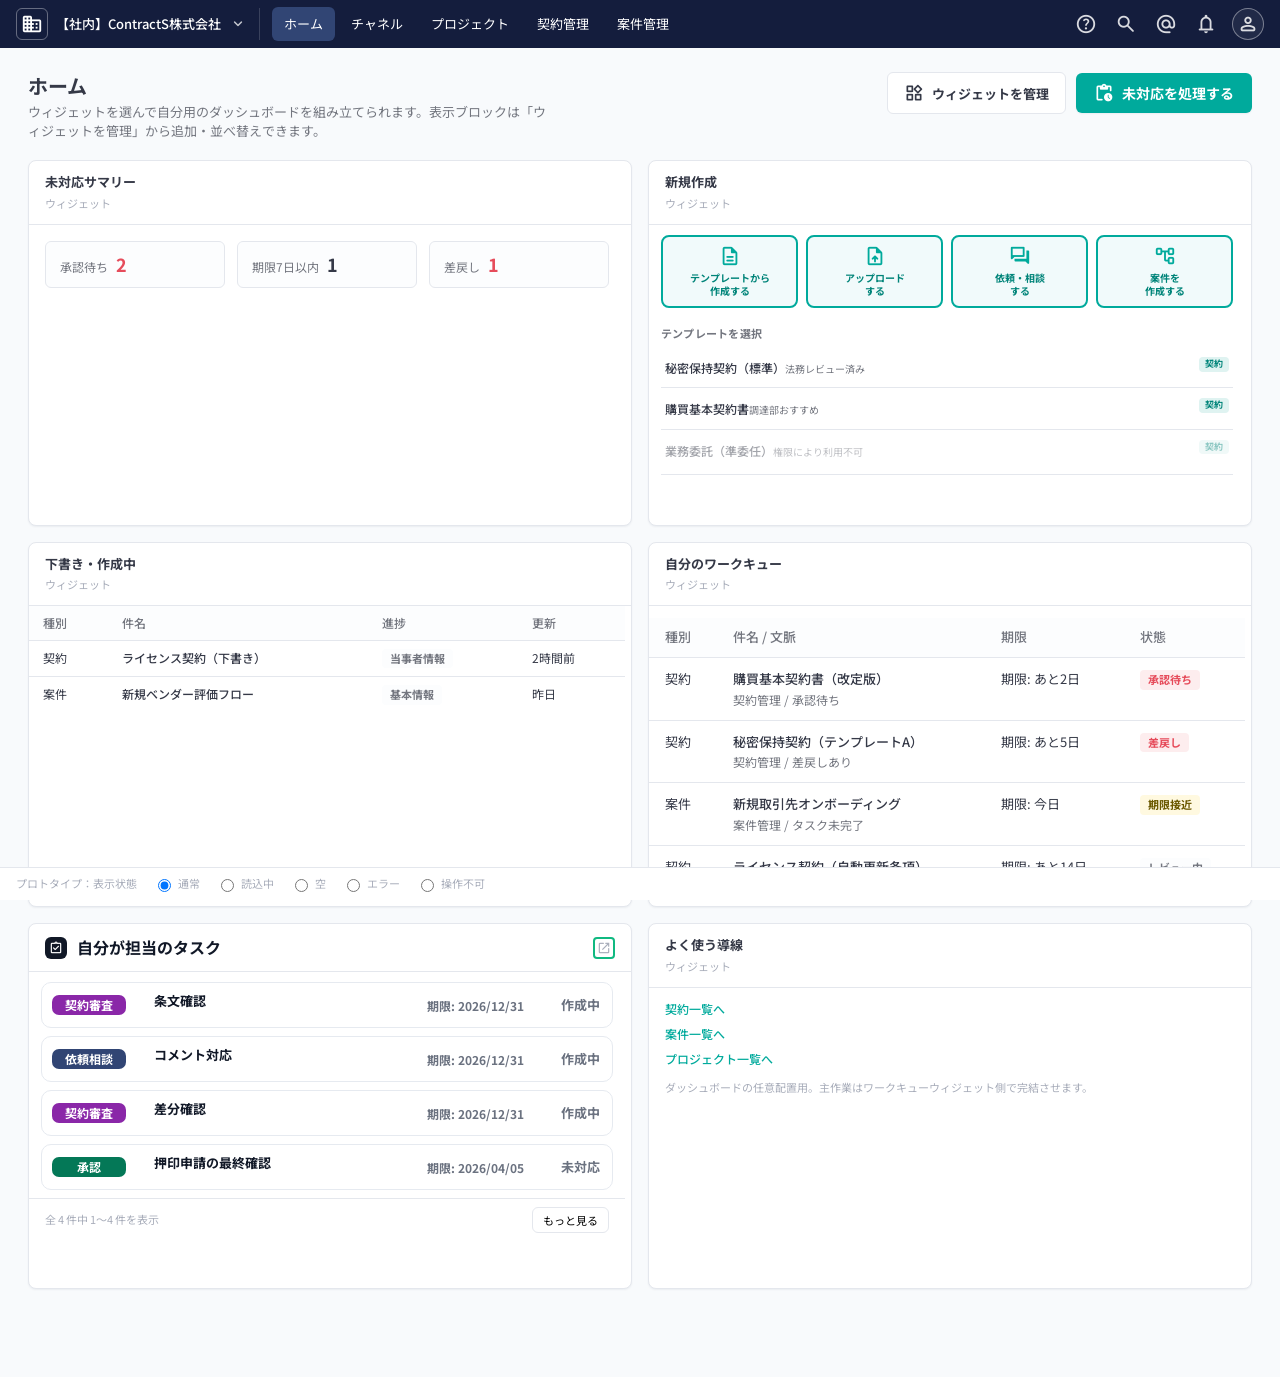
<file: samples/clm-home-pending/clm-home-pending-primary.html>
<!DOCTYPE html>
<html lang="ja">
  <head>
    <meta charset="UTF-8" />
    <meta name="viewport" content="width=device-width, initial-scale=1.0" />
    <title>ContractS CLM — ホーム（ウィジェットダッシュボード）</title>
    <link rel="preconnect" href="https://fonts.googleapis.com" />
    <link rel="preconnect" href="https://fonts.gstatic.com" crossorigin />
    <link
      href="https://fonts.googleapis.com/css2?family=Noto+Sans+JP:wght@400;500;700&display=swap"
      rel="stylesheet"
    />
    <link
      href="https://fonts.googleapis.com/css2?family=Material+Symbols+Rounded:opsz,wght,FILL,GRAD@24,400,0,0"
      rel="stylesheet"
    />
    <style>
      :root {
        --nav-bg: #141d3d;
        --nav-active: #314574;
        --nav-divider: rgba(255, 255, 255, 0.16);
        --text-inverse: #ffffff;
        --icon-muted: rgba(255, 255, 255, 0.84);
        --brand-primary: #00aa9c;
        --brand-dark: #008479;
        --page-bg: #f8fafc;
        --text-strong: #353947;
        --text-section: #73767f;
        --text-muted: #a8adba;
        --border-input: #e4e7ed;
        --table-header: #fcfdfe;
        --danger: #e64c5b;
        --danger-subtle: #fdedee;
        --warning-bg: #fff9e0;
        --radius: 6px;
        --shadow-card: 0 1px 2px rgba(20, 29, 61, 0.06);
        --modal-backdrop: rgba(20, 29, 61, 0.45);
        --widget-content-height: 300px;
      }

      * {
        box-sizing: border-box;
      }

      body {
        margin: 0;
        font-family: "Noto Sans JP", sans-serif;
        font-size: 14px;
        line-height: 1.43;
        color: var(--text-strong);
        background: var(--page-bg);
        min-height: 100vh;
        display: flex;
        flex-direction: column;
      }

      .material-symbols-rounded {
        font-size: 22px;
        font-variation-settings: "FILL" 0, "wght" 400, "GRAD" 0, "opsz" 24;
        vertical-align: middle;
        line-height: 1;
      }

      .navbar {
        display: flex;
        align-items: center;
        height: 48px;
        padding: 0 16px;
        background: var(--nav-bg);
        color: var(--text-inverse);
        flex-shrink: 0;
      }

      .navbar__product {
        display: flex;
        align-items: center;
        gap: 8px;
        padding-right: 12px;
        border-right: 1px solid var(--nav-divider);
        margin-right: 12px;
      }

      .navbar__logo {
        width: 32px;
        height: 32px;
        border: 1px solid rgba(255, 255, 255, 0.35);
        border-radius: var(--radius);
        display: flex;
        align-items: center;
        justify-content: center;
        background: transparent;
        color: var(--text-inverse);
        cursor: pointer;
        padding: 0;
      }

      .navbar__company {
        font-size: 13px;
        font-weight: 500;
        white-space: nowrap;
      }

      .navbar__caret {
        opacity: 0.75;
        font-size: 18px !important;
      }

      .navbar__nav {
        display: flex;
        align-items: center;
        gap: 4px;
        flex: 1;
        min-width: 0;
      }

      .navbar__link {
        color: var(--text-inverse);
        text-decoration: none;
        padding: 8px 12px;
        border-radius: var(--radius);
        font-size: 13px;
        white-space: nowrap;
      }

      .navbar__link:hover {
        background: rgba(255, 255, 255, 0.08);
      }

      .navbar__link--active {
        background: var(--nav-active);
      }

      .navbar__utils {
        display: flex;
        align-items: center;
        gap: 4px;
        margin-left: auto;
      }

      .navbar__icon-btn {
        width: 36px;
        height: 36px;
        border: none;
        background: transparent;
        color: var(--icon-muted);
        border-radius: var(--radius);
        cursor: pointer;
        display: flex;
        align-items: center;
        justify-content: center;
        padding: 0;
      }

      .navbar__icon-btn:hover {
        color: var(--text-inverse);
        background: rgba(255, 255, 255, 0.08);
      }

      .navbar__avatar {
        width: 32px;
        height: 32px;
        border-radius: 50%;
        border: 1px solid rgba(255, 255, 255, 0.4);
        display: flex;
        align-items: center;
        justify-content: center;
        margin-left: 4px;
        color: var(--icon-muted);
        background: rgba(255, 255, 255, 0.06);
      }

      .page {
        flex: 1;
        padding: 24px 28px 88px;
        max-width: 1400px;
        width: 100%;
        margin: 0 auto;
      }

      .page-header {
        display: flex;
        flex-wrap: wrap;
        align-items: flex-start;
        justify-content: space-between;
        gap: 16px;
        margin-bottom: 20px;
      }

      .page-header__titles h1 {
        margin: 0 0 4px;
        font-size: 20px;
        font-weight: 700;
        line-height: 1.35;
      }

      .page-header__titles p {
        margin: 0;
        font-size: 13px;
        color: var(--text-section);
        max-width: 520px;
      }

      .page-header__actions {
        display: flex;
        flex-wrap: wrap;
        gap: 10px;
        align-items: center;
      }

      .btn-primary {
        display: inline-flex;
        align-items: center;
        justify-content: center;
        gap: 8px;
        padding: 10px 18px;
        font-size: 14px;
        font-weight: 700;
        font-family: inherit;
        color: #fff;
        background: var(--brand-primary);
        border: none;
        border-radius: var(--radius);
        cursor: pointer;
        box-shadow: var(--shadow-card);
      }

      .btn-primary:hover:not(:disabled) {
        background: var(--brand-dark);
      }

      .btn-primary:focus-visible {
        outline: 2px solid var(--brand-primary);
        outline-offset: 2px;
      }

      .btn-primary:disabled {
        opacity: 0.45;
        cursor: not-allowed;
        box-shadow: none;
      }

      .btn-secondary {
        display: inline-flex;
        align-items: center;
        gap: 8px;
        padding: 10px 16px;
        font-size: 13px;
        font-weight: 700;
        font-family: inherit;
        color: var(--text-strong);
        background: #fff;
        border: 1px solid var(--border-input);
        border-radius: var(--radius);
        cursor: pointer;
      }

      .btn-secondary:hover:not(:disabled) {
        border-color: var(--brand-primary);
        color: var(--brand-dark);
      }

      .btn-secondary:disabled {
        opacity: 0.45;
        cursor: not-allowed;
      }

      .dashboard {
        display: flex;
        flex-direction: column;
        gap: 16px;
      }

      .dashboard__empty {
        padding: 48px 24px;
        text-align: center;
        background: #fff;
        border: 1px dashed var(--border-input);
        border-radius: 8px;
        color: var(--text-section);
        font-size: 14px;
      }

      .dashboard__empty button {
        margin-top: 12px;
      }

      .widget {
        background: #fff;
        border: 1px solid var(--border-input);
        border-radius: 8px;
        box-shadow: var(--shadow-card);
        overflow: hidden;
        min-width: 0;
        display: flex;
        flex-direction: column;
        min-height: 0;
      }

      .widget--span-full {
        grid-column: 1 / -1;
      }

      .widget__head {
        padding: 12px 16px;
        border-bottom: 1px solid var(--border-input);
        display: flex;
        align-items: center;
        justify-content: space-between;
        gap: 8px;
        flex-shrink: 0;
        min-height: 48px;
        box-sizing: border-box;
      }

      .widget__head h2 {
        margin: 0;
        font-size: 13px;
        font-weight: 700;
        color: var(--text-strong);
      }

      .widget__head span {
        font-size: 11px;
        color: var(--text-muted);
        font-weight: 400;
      }

      .widget__body {
        padding: 0;
      }

      .widget__body-outer {
        flex: 1 1 auto;
        min-height: var(--widget-content-height);
        height: var(--widget-content-height);
        max-height: var(--widget-content-height);
        overflow-x: auto;
        overflow-y: auto;
        scrollbar-gutter: stable;
      }

      .widget__body-outer::-webkit-scrollbar {
        width: 6px;
      }

      .widget__body-outer::-webkit-scrollbar-thumb {
        background: var(--border-input);
        border-radius: 3px;
      }

      .dashboard-grid {
        display: grid;
        grid-template-columns: repeat(12, 1fr);
        gap: 16px;
        align-items: stretch;
      }

      /* 1画面に横並びで2ウィジェット（各6/12カラム） */
      .dashboard-grid > .widget {
        grid-column: span 6;
      }

      .create-primary-row {
        display: grid;
        grid-template-columns: 1fr 1fr;
        gap: 10px;
      }

      .create-primary-row--quad {
        grid-template-columns: repeat(4, minmax(0, 1fr));
        gap: 8px;
      }

      .create-primary-row--quad .create-primary-btn {
        min-height: 64px;
        padding: 8px 4px;
        font-size: 10px;
        gap: 4px;
      }

      .create-primary-row--quad .create-primary-btn .material-symbols-rounded {
        font-size: 22px;
      }

      .create-primary-btn {
        display: flex;
        flex-direction: column;
        align-items: center;
        justify-content: center;
        gap: 6px;
        padding: 12px 8px;
        min-height: 76px;
        border: 2px solid var(--brand-primary);
        border-radius: 8px;
        background: #f1fafb;
        cursor: pointer;
        font: inherit;
        font-size: 12px;
        font-weight: 700;
        line-height: 1.35;
        color: var(--brand-dark);
        text-align: center;
        box-sizing: border-box;
      }

      .create-primary-btn:hover:not(:disabled) {
        background: #dff3f1;
      }

      .create-primary-btn:focus-visible {
        outline: 2px solid var(--brand-primary);
        outline-offset: 2px;
      }

      .create-primary-btn:disabled {
        opacity: 0.45;
        cursor: not-allowed;
      }

      .create-primary-btn .material-symbols-rounded {
        font-size: 26px;
        color: var(--brand-primary);
      }

      .create-template-panel {
        padding: 8px 0 4px;
        border-bottom: 1px solid var(--border-input);
      }

      .template-list--compact li {
        border-bottom: 1px solid var(--border-input);
      }

      .template-list--compact button {
        padding: 6px 2px;
      }

      .template-list--compact .template-list__name {
        font-size: 12px;
      }

      .template-list--compact .template-list__meta {
        font-size: 10px;
        margin-top: 1px;
      }

      .template-list--compact .template-list__kind {
        font-size: 9px;
        padding: 1px 6px;
      }

      @media (max-width: 960px) {
        .dashboard-grid > .widget {
          grid-column: 1 / -1;
        }

        :root {
          --widget-content-height: min(300px, 48vh);
        }
      }

      .create-widget-inner {
        display: flex;
        flex-direction: column;
        gap: 10px;
        padding: 10px 12px 12px;
      }

      .quick-action-group {
        margin: 0;
      }

      .quick-action-group__head {
        display: flex;
        align-items: flex-end;
        justify-content: space-between;
        gap: 8px;
        margin-bottom: 8px;
      }

      .quick-action-group__title {
        margin: 0;
        font-size: 13px;
        font-weight: 700;
        color: var(--text-strong);
      }

      .quick-action-link {
        font-size: 13px;
        font-weight: 400;
        color: var(--brand-dark);
        text-decoration: none;
        white-space: nowrap;
      }

      .quick-action-link:hover {
        text-decoration: underline;
      }

      .quick-action-card {
        display: flex;
        align-items: stretch;
        justify-content: space-between;
        gap: 10px;
        padding: 10px 12px;
        border: 1px solid var(--border-input);
        border-radius: var(--radius);
        background: #fff;
        cursor: pointer;
        font: inherit;
        text-align: left;
        width: 100%;
        box-sizing: border-box;
        transition: border-color 0.12s ease, background 0.12s ease;
      }

      .quick-action-card:hover:not(:disabled) {
        border-color: var(--brand-primary);
        background: #f1fafb;
      }

      .quick-action-card:disabled {
        opacity: 0.45;
        cursor: not-allowed;
      }

      .quick-action-card__main {
        display: flex;
        align-items: flex-start;
        gap: 10px;
        min-width: 0;
      }

      .quick-action-card__icon {
        flex-shrink: 0;
        width: 36px;
        height: 36px;
        border-radius: var(--radius);
        background: #f0f3fa;
        display: flex;
        align-items: center;
        justify-content: center;
        color: var(--nav-active);
      }

      .quick-action-card__icon .material-symbols-rounded {
        font-size: 22px;
      }

      .quick-action-card__title {
        font-size: 13px;
        font-weight: 700;
        color: var(--text-strong);
      }

      .quick-action-card__desc {
        font-size: 11px;
        color: var(--text-section);
        margin-top: 4px;
        line-height: 1.45;
        display: -webkit-box;
        -webkit-line-clamp: 2;
        -webkit-box-orient: vertical;
        overflow: hidden;
      }

      .quick-action-card__arrow {
        flex-shrink: 0;
        color: var(--brand-primary);
        align-self: center;
      }

      .create-section__title {
        margin: 0 0 8px;
        font-size: 11px;
        font-weight: 700;
        color: var(--text-section);
        letter-spacing: 0.02em;
      }

      .template-list {
        margin: 0;
        padding: 0;
        list-style: none;
      }

      .template-list li {
        border-bottom: 1px solid var(--border-input);
      }

      .template-list li:last-child {
        border-bottom: none;
      }

      .template-list button {
        width: 100%;
        display: flex;
        align-items: flex-start;
        justify-content: space-between;
        gap: 12px;
        padding: 10px 4px;
        border: none;
        background: transparent;
        cursor: pointer;
        font: inherit;
        text-align: left;
        color: inherit;
        border-radius: 4px;
      }

      .template-list button:hover:not(:disabled) {
        background: var(--page-bg);
      }

      .template-list button:disabled {
        opacity: 0.45;
        cursor: not-allowed;
      }

      .template-list__name {
        font-size: 13px;
        font-weight: 500;
        color: var(--text-strong);
      }

      .template-list__meta {
        font-size: 11px;
        color: var(--text-section);
        margin-top: 2px;
      }

      .template-list__kind {
        flex-shrink: 0;
        font-size: 10px;
        font-weight: 700;
        color: var(--brand-dark);
        background: #dff3f1;
        padding: 2px 8px;
        border-radius: 4px;
      }

      .drafts-table-wrap {
        overflow-x: auto;
      }

      .drafts-table-wrap table {
        font-size: 12px;
      }

      .drafts-table-wrap th,
      .drafts-table-wrap td {
        padding: 8px 14px;
      }

      .tasks-widget__foot {
        display: flex;
        align-items: center;
        justify-content: space-between;
        gap: 8px;
        flex-wrap: wrap;
        padding: 8px 16px 12px;
        border-top: 1px solid var(--border-input);
        font-size: 11px;
        color: var(--text-muted);
      }

      .tasks-widget__foot .btn-ghost {
        font-size: 11px;
        padding: 4px 10px;
      }

      .task-cell-title {
        margin-top: 4px;
        font-size: 13px;
        font-weight: 500;
        color: var(--text-strong);
        line-height: 1.35;
      }

      /* 自分が担当のタスク（tasks_assigned.svg 準拠） */
      .widget__head--tasks .widget__head-start {
        display: flex;
        align-items: center;
        gap: 10px;
        min-width: 0;
      }

      .widget__head--tasks h2 {
        font-size: 16px;
        font-weight: 700;
        color: #111827;
      }

      .tasks-head-icon {
        flex-shrink: 0;
        width: 22px;
        height: 22px;
        border-radius: 6px;
        background: #111827;
        display: flex;
        align-items: center;
        justify-content: center;
      }

      .tasks-head-icon .material-symbols-rounded {
        font-size: 14px;
        color: #fff;
      }

      .tasks-head-open {
        flex-shrink: 0;
        width: 22px;
        height: 22px;
        padding: 0;
        border: 2px solid #10b981;
        border-radius: 4px;
        background: transparent;
        color: #10b981;
        cursor: pointer;
        display: flex;
        align-items: center;
        justify-content: center;
      }

      .tasks-head-open .material-symbols-rounded {
        font-size: 14px;
      }

      .tasks-head-open:hover:not(:disabled) {
        background: rgba(16, 185, 129, 0.08);
      }

      .tasks-head-open:focus-visible {
        outline: 2px solid #10b981;
        outline-offset: 2px;
      }

      .tasks-head-open:disabled {
        opacity: 0.45;
        cursor: not-allowed;
      }

      .tasks-assigned {
        display: flex;
        flex-direction: column;
        min-height: 0;
        flex: 1;
      }

      .tasks-assigned__list {
        flex: 1;
        min-height: 0;
        overflow-y: auto;
        padding: 10px 12px 8px;
        display: flex;
        flex-direction: column;
        gap: 8px;
      }

      .tasks-assigned-row {
        display: grid;
        grid-template-columns: 5.75rem minmax(0, 1fr) 7.75rem auto;
        grid-template-rows: auto auto;
        align-items: center;
        column-gap: 10px;
        row-gap: 2px;
        min-height: 46px;
        padding: 8px 12px 8px 10px;
        border: 1px solid #e6eaf0;
        border-radius: 10px;
        background: #fff;
        cursor: pointer;
        font: inherit;
        text-align: left;
        width: 100%;
        box-sizing: border-box;
        transition: border-color 0.12s ease, box-shadow 0.12s ease;
      }

      .tasks-assigned-row:hover:not(:disabled) {
        border-color: #cdd4df;
        box-shadow: 0 8px 24px rgba(11, 18, 32, 0.1);
      }

      button.tasks-assigned-row:disabled {
        opacity: 0.55;
        cursor: not-allowed;
      }

      .tasks-pill {
        grid-row: 1 / -1;
        justify-self: start;
        align-self: center;
        min-width: 74px;
        height: 20px;
        padding: 0 8px;
        border-radius: 7px;
        font-size: 12px;
        font-weight: 700;
        color: #fff;
        display: inline-flex;
        align-items: center;
        justify-content: center;
        line-height: 1;
      }

      .tasks-pill--review {
        background: #8a27a8;
      }

      .tasks-pill--consult {
        background: #314574;
      }

      .tasks-pill--approval {
        background: #047857;
      }

      .tasks-assigned-row__title {
        grid-column: 2;
        grid-row: 1;
        min-width: 0;
        font-size: 13px;
        font-weight: 700;
        color: #111827;
        line-height: 1.3;
      }

      .tasks-assigned-row__due {
        grid-column: 3;
        grid-row: 1 / -1;
        justify-self: start;
        align-self: center;
        font-size: 12px;
        font-weight: 700;
        color: #6b7280;
        line-height: 1.3;
        white-space: nowrap;
      }

      .tasks-assigned-row__status {
        grid-column: 4;
        grid-row: 1 / -1;
        justify-self: end;
        align-self: center;
        font-size: 13px;
        font-weight: 700;
        color: #6b7280;
        text-align: right;
      }

      .kpi-row {
        display: flex;
        flex-wrap: wrap;
        gap: 12px;
        padding: 16px;
      }

      .kpi-tile {
        flex: 1 1 140px;
        min-width: 120px;
        display: flex;
        align-items: baseline;
        gap: 8px;
        padding: 10px 14px;
        border: 1px solid var(--border-input);
        border-radius: var(--radius);
        cursor: pointer;
        font: inherit;
        color: inherit;
        text-align: left;
        background: var(--table-header);
      }

      .kpi-tile:hover:not(:disabled) {
        border-color: var(--brand-primary);
      }

      .kpi-tile:disabled {
        opacity: 0.55;
        cursor: not-allowed;
      }

      .kpi-tile__label {
        font-size: 12px;
        color: var(--text-section);
      }

      .kpi-tile__value {
        font-size: 18px;
        font-weight: 700;
      }

      .kpi-tile__value--danger {
        color: var(--danger);
      }

      .filter-row {
        padding: 0 16px 12px;
        display: flex;
        flex-wrap: wrap;
        gap: 8px;
      }

      .filter-chip {
        font-size: 12px;
        padding: 4px 10px;
        border-radius: 999px;
        border: 1px solid var(--border-input);
        background: #fff;
        cursor: pointer;
        font-family: inherit;
        color: var(--text-section);
      }

      .filter-chip--on {
        border-color: var(--brand-primary);
        background: #dff3f1;
        color: var(--brand-dark);
        font-weight: 700;
      }

      table {
        width: 100%;
        border-collapse: collapse;
        font-size: 13px;
      }

      th {
        text-align: left;
        padding: 10px 16px;
        background: var(--table-header);
        color: var(--text-section);
        font-weight: 500;
        border-bottom: 1px solid var(--border-input);
        white-space: nowrap;
      }

      td {
        padding: 12px 16px;
        border-bottom: 1px solid var(--border-input);
        vertical-align: top;
      }

      tr:last-child td {
        border-bottom: none;
      }

      tbody tr {
        cursor: pointer;
      }

      tbody tr:hover {
        background: #f8fafc;
      }

      tbody tr.is-focused {
        outline: 2px solid var(--brand-primary);
        outline-offset: -2px;
        background: #f1fafb;
      }

      .cell-title {
        font-weight: 500;
        color: var(--text-strong);
      }

      .cell-meta {
        font-size: 12px;
        color: var(--text-section);
        margin-top: 2px;
      }

      .badge {
        display: inline-block;
        font-size: 11px;
        font-weight: 700;
        padding: 2px 8px;
        border-radius: 4px;
        white-space: nowrap;
      }

      .badge--attention {
        background: var(--danger-subtle);
        color: var(--danger);
      }

      .badge--due {
        background: var(--warning-bg);
        color: #6b5900;
      }

      .badge--neutral {
        background: var(--table-header);
        color: var(--text-section);
      }

      .shortcuts-body {
        padding: 12px 16px 16px;
        font-size: 12px;
      }

      .shortcuts-body ul {
        margin: 0;
        padding: 0;
        list-style: none;
      }

      .shortcuts-body li {
        margin-bottom: 8px;
      }

      .shortcuts-body a {
        color: var(--brand-primary);
        text-decoration: none;
        font-weight: 500;
      }

      .shortcuts-body a:hover {
        text-decoration: underline;
      }

      .shortcuts-body p {
        margin: 12px 0 0;
        color: var(--text-muted);
        line-height: 1.5;
        font-size: 11px;
      }

      .news-body {
        padding: 12px 16px 16px;
        font-size: 13px;
      }

      .news-item {
        padding: 10px 0;
        border-bottom: 1px solid var(--border-input);
      }

      .news-item:last-child {
        border-bottom: none;
        padding-bottom: 0;
      }

      .news-item__date {
        font-size: 11px;
        color: var(--text-muted);
        margin-bottom: 4px;
      }

      .news-item__title {
        font-weight: 500;
        color: var(--text-strong);
      }

      .empty-block,
      .error-block {
        padding: 32px 20px;
        text-align: center;
      }

      .empty-block p,
      .error-block p {
        margin: 0 0 12px;
        color: var(--text-section);
        font-size: 13px;
      }

      .error-block {
        background: var(--danger-subtle);
      }

      .error-block p {
        color: var(--danger);
        font-weight: 500;
      }

      .btn-ghost {
        font-size: 13px;
        padding: 8px 14px;
        border: 1px solid var(--border-input);
        background: #fff;
        border-radius: var(--radius);
        cursor: pointer;
        font-family: inherit;
      }

      .skeleton {
        animation: sk 1.2s ease-in-out infinite;
        background: linear-gradient(
          90deg,
          #eef1f6 0%,
          #f5f7fa 50%,
          #eef1f6 100%
        );
        background-size: 200% 100%;
        border-radius: 4px;
        height: 14px;
      }

      @keyframes sk {
        0% {
          background-position: 100% 0;
        }
        100% {
          background-position: -100% 0;
        }
      }

      .modal-backdrop {
        position: fixed;
        inset: 0;
        background: var(--modal-backdrop);
        z-index: 100;
        display: flex;
        align-items: center;
        justify-content: center;
        padding: 24px;
        opacity: 0;
        pointer-events: none;
        transition: opacity 0.15s ease;
      }

      .modal-backdrop.is-open {
        opacity: 1;
        pointer-events: auto;
      }

      /* タスク詳細：右ドロワー */
      .task-drawer-root {
        position: fixed;
        inset: 0;
        z-index: 105;
        pointer-events: none;
        visibility: hidden;
      }

      .task-drawer-root.is-open {
        pointer-events: auto;
        visibility: visible;
      }

      .task-drawer-backdrop {
        position: absolute;
        inset: 0;
        background: rgba(20, 29, 61, 0.35);
        opacity: 0;
        transition: opacity 0.2s ease;
      }

      .task-drawer-root.is-open .task-drawer-backdrop {
        opacity: 1;
      }

      .task-drawer-panel {
        position: absolute;
        top: 0;
        right: 0;
        bottom: 0;
        width: min(440px, 100vw);
        max-width: 100%;
        background: #fff;
        box-shadow: -8px 0 32px rgba(20, 29, 61, 0.14);
        display: flex;
        flex-direction: column;
        transform: translateX(100%);
        transition: transform 0.28s cubic-bezier(0.4, 0, 0.2, 1);
      }

      .task-drawer-root.is-open .task-drawer-panel {
        transform: translateX(0);
      }

      .task-drawer-panel__head {
        flex-shrink: 0;
        display: flex;
        align-items: flex-start;
        justify-content: space-between;
        gap: 12px;
        padding: 14px 16px;
        border-bottom: 1px solid var(--border-input);
      }

      .task-drawer-panel__head h2 {
        margin: 0;
        font-size: 15px;
        font-weight: 700;
        color: #111827;
        line-height: 1.4;
        padding-right: 8px;
      }

      .task-drawer-panel__close {
        flex-shrink: 0;
        width: 36px;
        height: 36px;
        border: none;
        background: transparent;
        border-radius: var(--radius);
        cursor: pointer;
        color: var(--text-section);
        display: flex;
        align-items: center;
        justify-content: center;
      }

      .task-drawer-panel__close:hover {
        background: var(--page-bg);
        color: var(--text-strong);
      }

      .task-drawer-panel__body {
        flex: 1;
        min-height: 0;
        overflow-y: auto;
        padding: 16px 18px 24px;
      }

      .task-drawer-deadline {
        font-size: 13px;
        font-weight: 700;
        color: var(--text-strong);
        margin-bottom: 16px;
        padding-bottom: 14px;
        border-bottom: 1px solid var(--border-input);
      }

      .task-drawer-deadline span {
        color: var(--text-section);
        font-weight: 500;
        margin-right: 6px;
      }

      .task-drawer-field {
        margin-bottom: 14px;
      }

      .task-drawer-field__label {
        display: block;
        font-size: 11px;
        font-weight: 700;
        color: var(--text-section);
        margin-bottom: 6px;
      }

      .task-drawer-person {
        display: flex;
        align-items: center;
        gap: 10px;
      }

      .task-drawer-person__av {
        width: 32px;
        height: 32px;
        border-radius: 50%;
        background: var(--border-input);
        display: flex;
        align-items: center;
        justify-content: center;
        font-size: 12px;
        font-weight: 700;
        color: var(--text-section);
        border: 1px solid var(--border-input);
      }

      .task-drawer-person__main {
        font-size: 13px;
        font-weight: 500;
        color: var(--text-strong);
      }

      .task-drawer-person__sub {
        font-size: 11px;
        color: var(--text-muted);
        margin-top: 2px;
      }

      .task-drawer-field__text {
        font-size: 13px;
        color: var(--text-strong);
        line-height: 1.5;
      }

      .task-drawer-field__text a {
        color: var(--brand-dark);
        text-decoration: none;
      }

      .task-drawer-field__text a:hover {
        text-decoration: underline;
      }

      .task-drawer-comments {
        margin-top: 20px;
        padding-top: 16px;
        border-top: 1px solid var(--border-input);
      }

      .task-drawer-comments textarea {
        width: 100%;
        min-height: 72px;
        margin-top: 8px;
        padding: 10px 12px;
        font: inherit;
        font-size: 13px;
        border: 1px solid var(--border-input);
        border-radius: var(--radius);
        resize: vertical;
        box-sizing: border-box;
      }

      .task-drawer-comments textarea:disabled {
        background: var(--table-header);
        color: var(--text-section);
      }

      .tasks-assigned-row.is-selected {
        border-color: var(--brand-primary);
        box-shadow: 0 0 0 1px var(--brand-primary);
      }

      .modal {
        background: #fff;
        border-radius: 8px;
        box-shadow: 0 12px 40px rgba(20, 29, 61, 0.18);
        width: 100%;
        max-width: 480px;
        max-height: min(88vh, 640px);
        display: flex;
        flex-direction: column;
        overflow: hidden;
      }

      .modal__head {
        padding: 16px 20px;
        border-bottom: 1px solid var(--border-input);
        display: flex;
        align-items: flex-start;
        justify-content: space-between;
        gap: 12px;
      }

      .modal__head h2 {
        margin: 0;
        font-size: 16px;
        font-weight: 700;
      }

      .modal__head p {
        margin: 6px 0 0;
        font-size: 12px;
        color: var(--text-section);
        line-height: 1.45;
      }

      .modal__close {
        flex-shrink: 0;
        width: 36px;
        height: 36px;
        border: none;
        background: transparent;
        border-radius: var(--radius);
        cursor: pointer;
        color: var(--text-section);
        display: flex;
        align-items: center;
        justify-content: center;
      }

      .modal__close:hover {
        background: var(--page-bg);
        color: var(--text-strong);
      }

      .modal__body {
        padding: 16px 20px;
        overflow-y: auto;
        flex: 1;
      }

      .modal__foot {
        padding: 12px 20px 16px;
        border-top: 1px solid var(--border-input);
        display: flex;
        justify-content: flex-end;
        gap: 10px;
        flex-wrap: wrap;
      }

      .widget-picker__item {
        display: flex;
        align-items: flex-start;
        gap: 12px;
        padding: 12px 0;
        border-bottom: 1px solid var(--border-input);
      }

      .widget-picker__item:last-child {
        border-bottom: none;
      }

      .widget-picker__item input {
        margin-top: 3px;
        width: 16px;
        height: 16px;
        accent-color: var(--brand-primary);
      }

      .widget-picker__text strong {
        display: block;
        font-size: 14px;
        font-weight: 700;
        margin-bottom: 4px;
      }

      .widget-picker__text span {
        font-size: 12px;
        color: var(--text-section);
        line-height: 1.45;
      }

      .order-hint {
        font-size: 11px;
        color: var(--text-muted);
        margin-top: 12px;
        line-height: 1.5;
      }

      .order-list {
        list-style: none;
        margin: 12px 0 0;
        padding: 0;
      }

      .order-list li {
        display: flex;
        align-items: center;
        gap: 8px;
        padding: 6px 0;
        font-size: 13px;
      }

      .order-list button {
        width: 28px;
        height: 28px;
        border: 1px solid var(--border-input);
        background: #fff;
        border-radius: 4px;
        cursor: pointer;
        font-size: 14px;
        line-height: 1;
        color: var(--text-section);
      }

      .order-list button:disabled {
        opacity: 0.35;
        cursor: not-allowed;
      }

      .prototype-footnote {
        position: fixed;
        bottom: 0;
        left: 0;
        right: 0;
        padding: 8px 16px;
        background: #fff;
        border-top: 1px solid var(--border-input);
        font-size: 11px;
        color: var(--text-muted);
        display: flex;
        flex-wrap: wrap;
        align-items: center;
        gap: 8px 16px;
        z-index: 10;
      }

      .prototype-footnote label {
        display: inline-flex;
        align-items: center;
        gap: 4px;
        cursor: pointer;
      }

      .live-region {
        position: absolute;
        width: 1px;
        height: 1px;
        padding: 0;
        margin: -1px;
        overflow: hidden;
        clip: rect(0, 0, 0, 0);
        border: 0;
      }
    </style>
  </head>
  <body>
    <header class="navbar" aria-label="グローバルナビゲーション">
      <div class="navbar__product">
        <button type="button" class="navbar__logo" aria-label="テナントメニュー">
          <span class="material-symbols-rounded">domain</span>
        </button>
        <span class="navbar__company">【社内】ContractS株式会社</span>
        <span class="material-symbols-rounded navbar__caret" aria-hidden="true"
          >expand_more</span
        >
      </div>
      <nav class="navbar__nav" aria-label="主要メニュー">
        <a class="navbar__link navbar__link--active" href="#">ホーム</a>
        <a class="navbar__link" href="#">チャネル</a>
        <a class="navbar__link" href="#">プロジェクト</a>
        <a class="navbar__link" href="#">契約管理</a>
        <a class="navbar__link" href="#">案件管理</a>
      </nav>
      <div class="navbar__utils">
        <button type="button" class="navbar__icon-btn" aria-label="ヘルプ">
          <span class="material-symbols-rounded">help</span>
        </button>
        <button type="button" class="navbar__icon-btn" aria-label="検索">
          <span class="material-symbols-rounded">search</span>
        </button>
        <button type="button" class="navbar__icon-btn" aria-label="アカウント">
          <span class="material-symbols-rounded">alternate_email</span>
        </button>
        <button type="button" class="navbar__icon-btn" aria-label="通知">
          <span class="material-symbols-rounded">notifications</span>
        </button>
        <div class="navbar__avatar" aria-hidden="true">
          <span class="material-symbols-rounded">person</span>
        </div>
      </div>
    </header>

    <main class="page" id="main">
      <div class="page-header">
        <div class="page-header__titles">
          <h1>ホーム</h1>
          <p>
            ウィジェットを選んで自分用のダッシュボードを組み立てられます。表示ブロックは「ウィジェットを管理」から追加・並べ替えできます。
          </p>
        </div>
        <div class="page-header__actions">
          <button type="button" class="btn-secondary" id="btnWidgetModal">
            <span class="material-symbols-rounded" style="font-size: 20px"
              >widgets</span
            >
            ウィジェットを管理
          </button>
          <button
            type="button"
            class="btn-primary"
            id="btnProcessPending"
            title="ワークキューウィジェットへ移動し、先頭行を強調します"
          >
            <span class="material-symbols-rounded" style="font-size: 20px"
              >pending_actions</span
            >
            未対応を処理する
          </button>
        </div>
      </div>

      <div class="dashboard" id="dashboard"></div>
    </main>

    <div
      class="task-drawer-root"
      id="taskDrawerRoot"
      hidden
      aria-hidden="true"
    >
      <div class="task-drawer-backdrop" id="taskDrawerBackdrop" tabindex="-1"></div>
      <aside
        class="task-drawer-panel"
        role="dialog"
        aria-modal="true"
        aria-labelledby="taskDrawerTitle"
        id="taskDrawerPanel"
      >
        <div class="task-drawer-panel__head">
          <h2 id="taskDrawerTitle">タスク</h2>
          <button
            type="button"
            class="task-drawer-panel__close"
            id="taskDrawerClose"
            aria-label="パネルを閉じる"
          >
            <span class="material-symbols-rounded">close</span>
          </button>
        </div>
        <div class="task-drawer-panel__body" id="taskDrawerBody"></div>
      </aside>
    </div>

    <div
      class="modal-backdrop"
      id="widgetModal"
      role="dialog"
      aria-modal="true"
      aria-labelledby="widgetModalTitle"
      hidden
    >
      <div class="modal">
        <div class="modal__head">
          <div>
            <h2 id="widgetModalTitle">ウィジェットを管理</h2>
            <p>
              チェックをオンにしたブロックだけをホームに表示します。並び順は一覧の上下ボタンで変更できます。
            </p>
          </div>
          <button
            type="button"
            class="modal__close"
            id="widgetModalClose"
            aria-label="閉じる"
          >
            <span class="material-symbols-rounded">close</span>
          </button>
        </div>
        <div class="modal__body">
          <div id="widgetCheckboxes"></div>
          <p class="order-hint">表示するウィジェットの並び（上から順に配置されます）</p>
          <ul class="order-list" id="widgetOrderList" aria-label="ウィジェットの並び順"></ul>
        </div>
        <div class="modal__foot">
          <button type="button" class="btn-ghost" id="widgetModalCancel">
            キャンセル
          </button>
          <button type="button" class="btn-primary" id="widgetModalApply">
            画面に反映
          </button>
        </div>
      </div>
    </div>

    <div class="prototype-footnote" aria-hidden="false">
      <span>プロトタイプ：表示状態</span>
      <label
        ><input type="radio" name="uiState" value="default" checked /> 通常</label
      >
      <label><input type="radio" name="uiState" value="loading" /> 読込中</label>
      <label><input type="radio" name="uiState" value="empty" /> 空</label>
      <label><input type="radio" name="uiState" value="error" /> エラー</label>
      <label
        ><input type="radio" name="uiState" value="disabled" /> 操作不可</label
      >
    </div>

    <div class="live-region" id="live" aria-live="polite"></div>

    <script>
      (function () {
        const WIDGET_DEFS = {
          kpi: {
            title: "未対応サマリー",
            desc: "承認待ち・期限7日以内・差戻しの件数を一覧します。",
            className: "widget--kpi",
          },
          create: {
            title: "新規作成",
            desc: "ホームのクイックアクション（依頼・相談／法務相談／案件）＋テンプレートからの契約作成です。",
            className: "widget--create",
          },
          drafts: {
            title: "下書き・作成中",
            desc: "保存済みの下書きや入力途中の新規作成を再開できます。",
            className: "widget--drafts",
          },
          queue: {
            title: "自分のワークキュー",
            desc: "未対応の契約・案件タスクをテーブルで表示します。",
            className: "widget--queue",
          },
          tasks: {
            title: "自分が担当のタスク",
            desc: "担当タスクをカード行で表示（tasks_assigned.svg イメージ）。",
            className: "widget--tasks",
          },
          shortcuts: {
            title: "よく使う導線",
            desc: "契約・案件・プロジェクト一覧へのショートカットです。",
            className: "widget--shortcuts",
          },
          news: {
            title: "お知らせ",
            desc: "運営からの周知やリリース情報をコンパクトに表示します。",
            className: "widget--news",
          },
        };

        const DEFAULT_ORDER = [
          "kpi",
          "create",
          "drafts",
          "queue",
          "tasks",
          "shortcuts",
          "news",
        ];
        const DEFAULT_ENABLED = {
          kpi: true,
          create: true,
          drafts: true,
          queue: true,
          tasks: true,
          shortcuts: true,
          news: false,
        };

        const ROWS = [
          {
            kind: "契約",
            title: "購買基本契約書（改定版）",
            meta: "契約管理 / 承認待ち",
            due: "期限: あと2日",
            badge: "承認待ち",
            badgeVariant: "attention",
            filter: "approval",
          },
          {
            kind: "契約",
            title: "秘密保持契約（テンプレートA）",
            meta: "契約管理 / 差戻しあり",
            due: "期限: あと5日",
            badge: "差戻し",
            badgeVariant: "attention",
            filter: "returned",
          },
          {
            kind: "案件",
            title: "新規取引先オンボーディング",
            meta: "案件管理 / タスク未完了",
            due: "期限: 今日",
            badge: "期限接近",
            badgeVariant: "due",
            filter: "due",
          },
          {
            kind: "契約",
            title: "ライセンス契約（自動更新条項）",
            meta: "契約管理 / レビュー中",
            due: "期限: あと14日",
            badge: "レビュー中",
            badgeVariant: "neutral",
            filter: "other",
          },
        ];

        const summaryConfig = [
          { key: "approval", label: "承認待ち", value: 2, danger: true },
          { key: "due", label: "期限7日以内", value: 1, danger: false },
          { key: "returned", label: "差戻し", value: 1, danger: true },
        ];

        const NEWS_ITEMS = [
          { date: "2026-04-01", title: "テンプレート「購買基本」の改定が利用可能になりました" },
          { date: "2026-03-28", title: "メンテナンス予告: 4月5日 2:00〜4:00" },
        ];

        const CREATE_TEMPLATES = [
          {
            id: "t1",
            name: "秘密保持契約（標準）",
            meta: "法務レビュー済み",
            kind: "契約",
            disabled: false,
          },
          {
            id: "t2",
            name: "購買基本契約書",
            meta: "調達部おすすめ",
            kind: "契約",
            disabled: false,
          },
          {
            id: "t3",
            name: "業務委託（準委任）",
            meta: "権限により利用不可",
            kind: "契約",
            disabled: true,
          },
        ];

        const DRAFT_ROWS = [
          {
            type: "契約",
            title: "ライセンス契約（下書き）",
            updated: "2時間前",
            step: "当事者情報",
          },
          {
            type: "案件",
            title: "新規ベンダー評価フロー",
            updated: "昨日",
            step: "基本情報",
          },
        ];

        /* 一覧行＋右ドロワー詳細用ダミー（実在名は使用しない） */
        const ASSIGNED_TASK_ROWS = [
          {
            pill: "契約審査",
            pillVariant: "review",
            title: "条文確認",
            fullTitle: "【契約審査依頼】条文確認",
            due: "2026/12/31",
            dueDetail: "2026/12/31 18:00",
            status: "作成中",
            statusVariant: "neutral",
            requester: { initial: "上", name: "上村 瀬" },
            assignee: { initial: "承", team: "承認チームA", members: "2人のメンバー" },
            followers: "指定なし",
            contractId: "contracts-47293",
            contractName: "【ContractS検証用】購買基本契約（改定案）",
            content:
              "条文の整合性を確認してください。特に免責・責任限定条項について、取引実態と齟齬がないかご確認をお願いします。",
          },
          {
            pill: "依頼相談",
            pillVariant: "consult",
            title: "コメント対応",
            fullTitle: "【依頼・相談】コメント対応",
            due: "2026/12/31",
            dueDetail: "2026/12/31 12:00",
            status: "作成中",
            statusVariant: "neutral",
            requester: { initial: "田", name: "田中 花子" },
            assignee: { initial: "相", team: "法務相談窓口", members: "1人のメンバー" },
            followers: "鈴木 一郎",
            contractId: "contracts-48102",
            contractName: "秘密保持契約（標準テンプレート）",
            content: "スレッドに投稿されたコメントへの回答をお願いします。",
          },
          {
            pill: "契約審査",
            pillVariant: "review",
            title: "差分確認",
            fullTitle: "【契約審査依頼】差分確認",
            due: "2026/12/31",
            dueDetail: "2026/12/30 17:00",
            status: "作成中",
            statusVariant: "neutral",
            requester: { initial: "鈴", name: "鈴木 一郎" },
            assignee: { initial: "審", team: "契約審査G", members: "4人のメンバー" },
            followers: "指定なし",
            contractId: "contracts-50188",
            contractName: "ライセンス契約（自動更新）",
            content: "前回版からの差分を確認し、リーガル観点での指摘事項があればコメントをお願いします。",
          },
          {
            pill: "承認",
            pillVariant: "approval",
            title: "押印申請の最終確認",
            fullTitle: "【承認依頼】押印申請の最終確認",
            due: "2026/04/05",
            dueDetail: "2026/04/05 09:00",
            status: "未対応",
            statusVariant: "attention",
            requester: { initial: "高", name: "高橋 次郎" },
            assignee: { initial: "承", team: "承認チームB", members: "3人のメンバー" },
            followers: "上村 瀬",
            contractId: "contracts-51001",
            contractName: "業務委託契約（準委任）",
            content: "押印申請内容と添付文書の突合を行い、問題なければ承認してください。",
          },
        ];

        let uiState = "default";
        let activeFilter = null;

        let enabledWidgets = Object.assign({}, DEFAULT_ENABLED);
        let widgetOrder = DEFAULT_ORDER.slice();

        let draftEnabled = null;
        let draftOrder = null;

        const els = {
          dashboard: document.getElementById("dashboard"),
          btnProcess: document.getElementById("btnProcessPending"),
          btnModal: document.getElementById("btnWidgetModal"),
          modal: document.getElementById("widgetModal"),
          modalClose: document.getElementById("widgetModalClose"),
          modalCancel: document.getElementById("widgetModalCancel"),
          modalApply: document.getElementById("widgetModalApply"),
          checkboxesHost: document.getElementById("widgetCheckboxes"),
          orderList: document.getElementById("widgetOrderList"),
          live: document.getElementById("live"),
        };

        let taskDrawerReturnFocus = null;

        function getTaskDrawerEls() {
          return {
            root: document.getElementById("taskDrawerRoot"),
            backdrop: document.getElementById("taskDrawerBackdrop"),
            closeBtn: document.getElementById("taskDrawerClose"),
            title: document.getElementById("taskDrawerTitle"),
            body: document.getElementById("taskDrawerBody"),
          };
        }

        function renderTaskDrawerBody(task) {
          return (
            '<div class="task-drawer-deadline"><span>締切日:</span> ' +
            task.dueDetail +
            '</div><div class="task-drawer-field"><span class="task-drawer-field__label">依頼者</span><div class="task-drawer-person"><div class="task-drawer-person__av">' +
            task.requester.initial +
            '</div><div><div class="task-drawer-person__main">' +
            task.requester.name +
            '</div></div></div></div><div class="task-drawer-field"><span class="task-drawer-field__label">担当者</span><div class="task-drawer-person"><div class="task-drawer-person__av">' +
            task.assignee.initial +
            '</div><div><div class="task-drawer-person__main">' +
            task.assignee.team +
            '</div><div class="task-drawer-person__sub">' +
            task.assignee.members +
            '</div></div></div></div><div class="task-drawer-field"><span class="task-drawer-field__label">フォロワー</span><div class="task-drawer-field__text">' +
            task.followers +
            '</div></div><div class="task-drawer-field"><span class="task-drawer-field__label">契約</span><div class="task-drawer-field__text"><a href="#" data-contract-link>' +
            task.contractId +
            " · " +
            task.contractName +
            '</a></div></div><div class="task-drawer-field"><span class="task-drawer-field__label">内容</span><div class="task-drawer-field__text">' +
            task.content +
            '</div></div><div class="task-drawer-field"><span class="task-drawer-field__label">ステータス</span><div><span class="badge badge--' +
            task.statusVariant +
            '">' +
            task.status +
            '</span></div></div><div class="task-drawer-comments"><span class="task-drawer-field__label">コメント</span><textarea disabled rows="3" placeholder="コメントを入力…（プロトタイプでは入力不可）"></textarea></div>'
          );
        }

        function openTaskDrawer(task, rowEl) {
          const d = getTaskDrawerEls();
          if (!d.root) return;
          taskDrawerReturnFocus = rowEl || null;
          document.querySelectorAll(".tasks-assigned-row.is-selected").forEach(function (el) {
            el.classList.remove("is-selected");
          });
          if (rowEl) {
            rowEl.classList.add("is-selected");
          }
          d.title.textContent = task.fullTitle;
          d.body.innerHTML = renderTaskDrawerBody(task);
          d.body.querySelector("[data-contract-link]")?.addEventListener("click", function (e) {
            e.preventDefault();
            e.stopPropagation();
            announce("契約詳細へ遷移する想定です。");
          });
          d.root.hidden = false;
          d.root.removeAttribute("aria-hidden");
          document.body.style.overflow = "hidden";
          requestAnimationFrame(function () {
            d.root.classList.add("is-open");
          });
          announce("タスク詳細パネルを開きました。");
          setTimeout(function () {
            d.closeBtn.focus();
          }, 80);
        }

        function closeTaskDrawer() {
          const d = getTaskDrawerEls();
          if (!d.root || d.root.hidden) return;
          d.root.classList.remove("is-open");
          document.body.style.overflow = "";
          setTimeout(function () {
            if (d.root.classList.contains("is-open")) return;
            d.root.hidden = true;
            d.root.setAttribute("aria-hidden", "true");
            document.querySelectorAll(".tasks-assigned-row.is-selected").forEach(function (el) {
              el.classList.remove("is-selected");
            });
            if (taskDrawerReturnFocus && taskDrawerReturnFocus.isConnected) {
              taskDrawerReturnFocus.focus();
            }
            taskDrawerReturnFocus = null;
          }, 300);
        }

        function resetTaskDrawerForNav() {
          const root = document.getElementById("taskDrawerRoot");
          if (!root) return;
          root.classList.remove("is-open");
          root.hidden = true;
          root.setAttribute("aria-hidden", "true");
          document.body.style.overflow = "";
          document.querySelectorAll(".tasks-assigned-row.is-selected").forEach(function (el) {
            el.classList.remove("is-selected");
          });
          taskDrawerReturnFocus = null;
        }

        function initTaskDrawer() {
          const d = getTaskDrawerEls();
          if (!d.root || !d.closeBtn) return;
          d.closeBtn.addEventListener("click", function () {
            closeTaskDrawer();
          });
          d.backdrop.addEventListener("click", function () {
            closeTaskDrawer();
          });
        }

        function announce(msg) {
          els.live.textContent = "";
          requestAnimationFrame(function () {
            els.live.textContent = msg;
          });
        }

        function filteredRows() {
          if (!activeFilter) return ROWS.slice();
          return ROWS.filter(function (r) {
            return r.filter === activeFilter;
          });
        }

        function visibleWidgetIds() {
          return widgetOrder.filter(function (id) {
            return enabledWidgets[id];
          });
        }

        function openModal() {
          resetTaskDrawerForNav();
          draftEnabled = Object.assign({}, enabledWidgets);
          draftOrder = widgetOrder.slice();
          renderModalContent();
          els.modal.hidden = false;
          requestAnimationFrame(function () {
            els.modal.classList.add("is-open");
          });
          document.getElementById("widgetModalApply").focus();
        }

        function closeModal() {
          els.modal.classList.remove("is-open");
          setTimeout(function () {
            els.modal.hidden = true;
            draftEnabled = null;
            draftOrder = null;
          }, 150);
        }

        function renderModalCheckboxes() {
          els.checkboxesHost.innerHTML = "";
          DEFAULT_ORDER.forEach(function (id) {
            const def = WIDGET_DEFS[id];
            const row = document.createElement("div");
            row.className = "widget-picker__item";
            const checked = draftEnabled[id] ? " checked" : "";
            row.innerHTML =
              '<label style="display:flex;gap:12px;cursor:pointer;width:100%">' +
              '<input type="checkbox" data-wid="' +
              id +
              '"' +
              checked +
              " />" +
              '<span class="widget-picker__text"><strong>' +
              def.title +
              "</strong><span>" +
              def.desc +
              "</span></span></label>";
            els.checkboxesHost.appendChild(row);
          });
          els.checkboxesHost.querySelectorAll("input[type=checkbox]").forEach(function (cb) {
            cb.addEventListener("change", function () {
              draftEnabled[cb.dataset.wid] = cb.checked;
              renderModalOrderList();
            });
          });
        }

        function renderModalOrderList() {
          const ordered = draftOrder.filter(function (id) {
            return draftEnabled[id];
          });
          els.orderList.innerHTML = "";
          if (ordered.length === 0) {
            const li = document.createElement("li");
            li.style.color = "#a8adba";
            li.textContent = "表示中のウィジェットはありません";
            els.orderList.appendChild(li);
            return;
          }
          ordered.forEach(function (id, index) {
            const li = document.createElement("li");
            const def = WIDGET_DEFS[id];
            li.innerHTML =
              '<button type="button" class="order-up" data-wid="' +
              id +
              '" aria-label="上へ">↑</button>' +
              '<button type="button" class="order-down" data-wid="' +
              id +
              '" aria-label="下へ">↓</button>' +
              "<span>" +
              def.title +
              "</span>";
            const up = li.querySelector(".order-up");
            const down = li.querySelector(".order-down");
            up.disabled = index === 0;
            down.disabled = index === ordered.length - 1;
            up.addEventListener("click", function () {
              moveDraftOrder(id, -1);
            });
            down.addEventListener("click", function () {
              moveDraftOrder(id, 1);
            });
            els.orderList.appendChild(li);
          });
        }

        function moveDraftOrder(id, delta) {
          const idx = draftOrder.indexOf(id);
          if (idx < 0) return;
          const j = idx + delta;
          if (j < 0 || j >= draftOrder.length) return;
          const tmp = draftOrder[idx];
          draftOrder[idx] = draftOrder[j];
          draftOrder[j] = tmp;
          renderModalOrderList();
        }

        function renderModalContent() {
          renderModalCheckboxes();
          renderModalOrderList();
        }

        function applyModal() {
          enabledWidgets = Object.assign({}, draftEnabled);
          widgetOrder = draftOrder.slice();
          closeModal();
          renderDashboard();
          announce("ウィジェット構成を更新しました。");
        }

        function renderKpiWidget(host) {
          const wrap = document.createElement("div");
          wrap.className = "widget__body";
          const row = document.createElement("div");
          row.className = "kpi-row";

          if (uiState === "loading") {
            for (let i = 0; i < 3; i++) {
              const d = document.createElement("div");
              d.className = "kpi-tile";
              d.style.cursor = "default";
              d.innerHTML =
                '<span class="kpi-tile__label skeleton" style="width:72px"></span><span class="kpi-tile__value skeleton" style="width:28px;height:22px;display:inline-block"></span>';
              row.appendChild(d);
            }
            wrap.appendChild(row);
            host.appendChild(wrap);
            return;
          }

          if (uiState === "empty") {
            const d = document.createElement("div");
            d.className = "kpi-tile";
            d.style.cursor = "default";
            d.innerHTML =
              '<span class="kpi-tile__label">未対応</span><span class="kpi-tile__value">0</span>';
            row.appendChild(d);
            wrap.appendChild(row);
            host.appendChild(wrap);
            return;
          }

          if (uiState === "error") {
            const d = document.createElement("div");
            d.className = "kpi-tile";
            d.style.cursor = "default";
            d.innerHTML =
              '<span class="kpi-tile__label">要約</span><span class="kpi-tile__value">—</span>';
            row.appendChild(d);
            wrap.appendChild(row);
            host.appendChild(wrap);
            return;
          }

          summaryConfig.forEach(function (c) {
            const btn = document.createElement("button");
            btn.type = "button";
            btn.className = "kpi-tile";
            btn.innerHTML =
              '<span class="kpi-tile__label">' +
              c.label +
              '</span><span class="kpi-tile__value' +
              (c.danger ? " kpi-tile__value--danger" : "") +
              '">' +
              c.value +
              "</span>";
            if (uiState === "disabled") {
              btn.disabled = true;
            } else {
              btn.addEventListener("click", function () {
                activeFilter = c.key;
                renderDashboard();
                announce(c.label + "でワークキューを絞り込みました。");
                document.getElementById("w-queue")?.scrollIntoView({
                  behavior: "smooth",
                  block: "start",
                });
              });
            }
            row.appendChild(btn);
          });
          wrap.appendChild(row);
          host.appendChild(wrap);
        }

        function renderCreateWidget(host) {
          const inner = document.createElement("div");
          inner.className = "create-widget-inner widget__body";

          if (uiState === "loading") {
            inner.innerHTML =
              '<div class="create-primary-row create-primary-row--quad" style="margin-bottom:8px"><div class="skeleton" style="height:64px"></div><div class="skeleton" style="height:64px"></div><div class="skeleton" style="height:64px"></div><div class="skeleton" style="height:64px"></div></div><div class="skeleton" style="width:50%;height:11px;margin-bottom:6px"></div><div class="skeleton" style="height:32px;margin-bottom:4px"></div><div class="skeleton" style="height:32px"></div>';
            host.appendChild(inner);
            return;
          }

          if (uiState === "error") {
            inner.innerHTML =
              '<div class="error-block"><p>新規作成メニューを読み込めませんでした。</p><button type="button" class="btn-ghost" id="retryCreate">再試行</button></div>';
            host.appendChild(inner);
            setTimeout(function () {
              document.getElementById("retryCreate")?.addEventListener("click", function () {
                uiState = "default";
                syncRadios();
                fullRender();
                announce("再読み込みしました。");
              });
            }, 0);
            return;
          }

          const topRow = document.createElement("div");
          topRow.className = "create-primary-row create-primary-row--quad";

          const btnTemplate = document.createElement("button");
          btnTemplate.type = "button";
          btnTemplate.className = "create-primary-btn";
          btnTemplate.innerHTML =
            '<span class="material-symbols-rounded" aria-hidden="true">description</span><span>テンプレートから<br />作成する</span>';
          if (uiState === "disabled") {
            btnTemplate.disabled = true;
          } else {
            btnTemplate.addEventListener("click", function () {
              announce("テンプレート一覧から契約を作成します。下の一覧から選択してください。");
              document.getElementById("createTemplateAnchor")?.scrollIntoView({
                behavior: "smooth",
                block: "nearest",
              });
            });
          }

          const btnUpload = document.createElement("button");
          btnUpload.type = "button";
          btnUpload.className = "create-primary-btn";
          btnUpload.innerHTML =
            '<span class="material-symbols-rounded" aria-hidden="true">upload_file</span><span>アップロード<br />する</span>';
          if (uiState === "disabled") {
            btnUpload.disabled = true;
          } else {
            btnUpload.addEventListener("click", function () {
              announce("契約書ファイルをアップロードして新規作成する画面へ遷移する想定です。");
            });
          }

          const btnRequest = document.createElement("button");
          btnRequest.type = "button";
          btnRequest.className = "create-primary-btn";
          btnRequest.innerHTML =
            '<span class="material-symbols-rounded" aria-hidden="true">forum</span><span>依頼・相談<br />する</span>';
          if (uiState === "disabled") {
            btnRequest.disabled = true;
          } else {
            btnRequest.addEventListener("click", function () {
              announce("依頼・相談フォームへ遷移する想定です。");
            });
          }

          const btnMatter = document.createElement("button");
          btnMatter.type = "button";
          btnMatter.className = "create-primary-btn";
          btnMatter.innerHTML =
            '<span class="material-symbols-rounded" aria-hidden="true">account_tree</span><span>案件を<br />作成する</span>';
          if (uiState === "disabled") {
            btnMatter.disabled = true;
          } else {
            btnMatter.addEventListener("click", function () {
              announce("案件の新規作成画面へ遷移する想定です。");
            });
          }

          topRow.appendChild(btnTemplate);
          topRow.appendChild(btnUpload);
          topRow.appendChild(btnRequest);
          topRow.appendChild(btnMatter);
          inner.appendChild(topRow);

          const tmplBlock = document.createElement("div");
          tmplBlock.className = "create-template-panel";
          tmplBlock.id = "createTemplateAnchor";
          tmplBlock.innerHTML =
            '<p class="create-section__title" style="margin-bottom:6px">テンプレートを選択</p><ul class="template-list template-list--compact" id="templateListHost"></ul>';
          inner.appendChild(tmplBlock);
          const listHost = tmplBlock.querySelector("#templateListHost");

          if (uiState === "empty") {
            listHost.innerHTML =
              '<li><p style="padding:12px 4px;font-size:13px;color:#73767f;margin:0">利用可能なテンプレートがありません。</p></li>';
          } else {
            CREATE_TEMPLATES.forEach(function (t) {
              const li = document.createElement("li");
              const b = document.createElement("button");
              b.type = "button";
              b.disabled = t.disabled || uiState === "disabled";
              b.innerHTML =
                '<span><span class="template-list__name">' +
                t.name +
                '</span><span class="template-list__meta">' +
                t.meta +
                '</span></span><span class="template-list__kind">' +
                t.kind +
                "</span>";
              if (!b.disabled) {
                b.addEventListener("click", function () {
                  announce(
                    "テンプレート「" + t.name + "」で新規作成を開始する想定です。"
                  );
                });
              }
              li.appendChild(b);
              listHost.appendChild(li);
            });
          }

          host.appendChild(inner);
        }

        function renderDraftsWidget(host) {
          const wrap = document.createElement("div");
          wrap.className = "widget__body";

          if (uiState === "loading") {
            const sk = document.createElement("div");
            sk.style.padding = "16px";
            for (let i = 0; i < 3; i++) {
              const row = document.createElement("div");
              row.className = "skeleton";
              row.style.height = "36px";
              row.style.marginBottom = "8px";
              sk.appendChild(row);
            }
            wrap.appendChild(sk);
            host.appendChild(wrap);
            return;
          }

          if (uiState === "error") {
            const box = document.createElement("div");
            box.className = "error-block";
            box.innerHTML =
              '<p>下書き一覧を読み込めませんでした。</p><button type="button" class="btn-ghost" id="retryDrafts">再試行</button>';
            wrap.appendChild(box);
            host.appendChild(wrap);
            setTimeout(function () {
              document.getElementById("retryDrafts")?.addEventListener("click", function () {
                uiState = "default";
                syncRadios();
                fullRender();
                announce("再読み込みしました。");
              });
            }, 0);
            return;
          }

          if (uiState === "empty" || DRAFT_ROWS.length === 0) {
            const box = document.createElement("div");
            box.className = "empty-block";
            box.innerHTML =
              "<p>下書き・作成中の項目はありません。</p><button type=\"button\" class=\"btn-ghost\" id=\"fromTemplate\">テンプレートから作成</button>";
            wrap.appendChild(box);
            host.appendChild(wrap);
            setTimeout(function () {
              document.getElementById("fromTemplate")?.addEventListener("click", function () {
                announce("新規作成ウィジェットのテンプレート一覧を参照する想定です。");
                document.getElementById("w-create")?.scrollIntoView({
                  behavior: "smooth",
                  block: "start",
                });
              });
            }, 0);
            return;
          }

          const div = document.createElement("div");
          div.className = "drafts-table-wrap";
          const table = document.createElement("table");
          table.innerHTML =
            "<thead><tr><th>種別</th><th>件名</th><th>進捗</th><th>更新</th></tr></thead>";
          const tb = document.createElement("tbody");
          DRAFT_ROWS.forEach(function (d) {
            const tr = document.createElement("tr");
            tr.innerHTML =
              "<td>" +
              d.type +
              '</td><td><div class="cell-title">' +
              d.title +
              '</div></td><td><span class="badge badge--neutral">' +
              d.step +
              "</span></td><td>" +
              d.updated +
              "</td>";
            if (uiState === "disabled") {
              tr.style.opacity = "0.55";
              tr.style.cursor = "not-allowed";
            } else {
              tr.style.cursor = "pointer";
              tr.addEventListener("click", function () {
                announce("下書きの編集画面へ遷移する想定です。");
              });
            }
            tb.appendChild(tr);
          });
          table.appendChild(tb);
          div.appendChild(table);
          wrap.appendChild(div);
          host.appendChild(wrap);
        }

        function renderQueueWidget(host) {
          const filterHost = document.createElement("div");
          filterHost.className = "filter-row";
          filterHost.id = "queueFilterHost";
          filterHost.hidden = true;

          const body = document.createElement("div");
          body.className = "widget__body";

          if (uiState === "loading") {
            const sk = document.createElement("div");
            sk.style.padding = "16px";
            for (let r = 0; r < 4; r++) {
              const row = document.createElement("div");
              row.style.display = "flex";
              row.style.gap = "12px";
              row.style.marginBottom = "12px";
              row.innerHTML =
                '<div class="skeleton" style="flex:0 0 40px;height:32px"></div><div style="flex:1"><div class="skeleton" style="width:55%;margin-bottom:8px"></div><div class="skeleton" style="width:35%"></div></div>';
              sk.appendChild(row);
            }
            body.appendChild(sk);
            host.appendChild(filterHost);
            host.appendChild(body);
            return;
          }

          if (uiState === "empty") {
            const box = document.createElement("div");
            box.className = "empty-block";
            box.innerHTML =
              "<p>未対応の項目はありません。</p><button type=\"button\" class=\"btn-ghost\" id=\"goList\">契約一覧へ</button>";
            body.appendChild(box);
            host.appendChild(filterHost);
            host.appendChild(body);
            setTimeout(function () {
              document.getElementById("goList")?.addEventListener("click", function () {
                announce("契約一覧へ遷移する想定です。");
              });
            }, 0);
            return;
          }

          if (uiState === "error") {
            const box = document.createElement("div");
            box.className = "error-block";
            box.innerHTML =
              '<p>ワークキューを読み込めませんでした。</p><button type="button" class="btn-ghost" id="retryQueue">再試行</button>';
            body.appendChild(box);
            host.appendChild(filterHost);
            host.appendChild(body);
            setTimeout(function () {
              document.getElementById("retryQueue")?.addEventListener("click", function () {
                uiState = "default";
                syncRadios();
                fullRender();
                announce("再読み込みしました。");
              });
            }, 0);
            return;
          }

          if (activeFilter) {
            filterHost.hidden = false;
            const labels = {
              approval: "承認待ち",
              due: "期限7日以内",
              returned: "差戻し",
            };
            const chip = document.createElement("button");
            chip.type = "button";
            chip.className = "filter-chip filter-chip--on";
            chip.textContent = labels[activeFilter] + "で絞り込み";
            chip.addEventListener("click", function () {
              activeFilter = null;
              renderDashboard();
              announce("絞り込みを解除しました。");
            });
            filterHost.appendChild(chip);
          }

          const rows = filteredRows();
          const table = document.createElement("table");
          table.innerHTML =
            "<thead><tr><th>種別</th><th>件名 / 文脈</th><th>期限</th><th>状態</th></tr></thead>";
          const tb = document.createElement("tbody");
          rows.forEach(function (r, idx) {
            const tr = document.createElement("tr");
            tr.tabIndex = -1;
            tr.innerHTML =
              "<td>" +
              r.kind +
              '</td><td><div class="cell-title">' +
              r.title +
              '</div><div class="cell-meta">' +
              r.meta +
              "</div></td><td>" +
              r.due +
              '</td><td><span class="badge badge--' +
              r.badgeVariant +
              '">' +
              r.badge +
              "</span></td>";
            if (uiState === "disabled") {
              tr.style.opacity = "0.55";
              tr.style.cursor = "not-allowed";
            } else {
              tr.addEventListener("click", function () {
                announce("詳細画面へ遷移する想定です。");
              });
            }
            tb.appendChild(tr);
          });
          table.appendChild(tb);
          body.appendChild(table);
          host.appendChild(filterHost);
          host.appendChild(body);
        }

        function renderTasksWidget(host) {
          const wrap = document.createElement("div");
          wrap.className = "widget__body tasks-assigned";

          if (uiState === "loading") {
            wrap.innerHTML =
              '<div class="tasks-assigned__list"><div class="skeleton" style="height:46px;border-radius:10px"></div><div class="skeleton" style="height:46px;border-radius:10px"></div><div class="skeleton" style="height:46px;border-radius:10px"></div></div>';
            host.appendChild(wrap);
            return;
          }

          if (uiState === "error") {
            const box = document.createElement("div");
            box.className = "error-block";
            box.innerHTML =
              '<p>タスクを読み込めませんでした。</p><button type="button" class="btn-ghost" id="retryTasks">再試行</button>';
            wrap.appendChild(box);
            host.appendChild(wrap);
            setTimeout(function () {
              document.getElementById("retryTasks")?.addEventListener("click", function () {
                uiState = "default";
                syncRadios();
                fullRender();
                announce("再読み込みしました。");
              });
            }, 0);
            return;
          }

          if (uiState === "empty") {
            const box = document.createElement("div");
            box.className = "empty-block";
            box.innerHTML =
              "<p>表示するタスクはありません。</p><button type=\"button\" class=\"btn-ghost\" id=\"allTasks\">タスクの全件表示へ</button>";
            wrap.appendChild(box);
            host.appendChild(wrap);
            setTimeout(function () {
              document.getElementById("allTasks")?.addEventListener("click", function () {
                announce("タスク一覧画面へ遷移する想定です。");
              });
            }, 0);
            return;
          }

          const list = document.createElement("div");
          list.className = "tasks-assigned__list";

          ASSIGNED_TASK_ROWS.forEach(function (t) {
            const row = document.createElement("button");
            row.type = "button";
            row.className = "tasks-assigned-row";
            if (uiState === "disabled") {
              row.disabled = true;
            }
            const pillClass =
              t.pillVariant === "consult"
                ? "tasks-pill--consult"
                : t.pillVariant === "approval"
                  ? "tasks-pill--approval"
                  : "tasks-pill--review";
            row.innerHTML =
              '<span class="tasks-pill ' +
              pillClass +
              '">' +
              t.pill +
              '</span><span class="tasks-assigned-row__title">' +
              t.title +
              '</span><span class="tasks-assigned-row__due">期限: ' +
              t.due +
              '</span><span class="tasks-assigned-row__status">' +
              t.status +
              "</span>";
            if (uiState !== "disabled") {
              row.addEventListener("click", function () {
                openTaskDrawer(t, row);
              });
            }
            list.appendChild(row);
          });

          wrap.appendChild(list);

          const foot = document.createElement("div");
          foot.className = "tasks-widget__foot";
          foot.innerHTML =
            "<span>全 " +
            ASSIGNED_TASK_ROWS.length +
            " 件中 1〜" +
            ASSIGNED_TASK_ROWS.length +
            ' 件を表示</span><button type="button" class="btn-ghost" id="tasksMore">もっと見る</button>';
          wrap.appendChild(foot);
          host.appendChild(wrap);

          setTimeout(function () {
            document.getElementById("tasksMore")?.addEventListener("click", function () {
              announce("タスクの全件一覧へ遷移する想定です。");
            });
          }, 0);
        }

        function renderShortcutsWidget(host) {
          const div = document.createElement("div");
          div.className = "shortcuts-body widget__body";
          div.innerHTML =
            "<ul><li><a href=\"#\">契約一覧へ</a></li><li><a href=\"#\">案件一覧へ</a></li><li><a href=\"#\">プロジェクト一覧へ</a></li></ul><p>ダッシュボードの任意配置用。主作業はワークキューウィジェット側で完結させます。</p>";
          host.appendChild(div);
        }

        function renderNewsWidget(host) {
          const div = document.createElement("div");
          div.className = "news-body widget__body";
          if (uiState === "loading") {
            div.innerHTML =
              '<div class="news-item"><div class="skeleton" style="width:40%;margin-bottom:8px"></div><div class="skeleton" style="width:85%"></div></div>';
            host.appendChild(div);
            return;
          }
          div.innerHTML = NEWS_ITEMS.map(function (n) {
            return (
              '<div class="news-item"><div class="news-item__date">' +
              n.date +
              '</div><div class="news-item__title">' +
              n.title +
              "</div></div>"
            );
          }).join("");
          host.appendChild(div);
        }

        function renderDashboard() {
          resetTaskDrawerForNav();
          els.dashboard.innerHTML = "";
          const ids = visibleWidgetIds();

          if (ids.length === 0) {
            const empty = document.createElement("div");
            empty.className = "dashboard__empty";
            empty.innerHTML =
              "<p>表示するウィジェットがありません。<br />「ウィジェットを管理」からブロックを選んでください。</p><button type=\"button\" class=\"btn-primary\" id=\"emptyOpenModal\">ウィジェットを管理</button>";
            els.dashboard.appendChild(empty);
            document.getElementById("emptyOpenModal")?.addEventListener("click", openModal);
            return;
          }

          const grid = document.createElement("div");
          grid.className = "dashboard-grid";

          ids.forEach(function (wid) {
            const def = WIDGET_DEFS[wid];
            const section = document.createElement("section");
            section.className = "widget " + def.className;
            section.id = "w-" + wid;
            const head = document.createElement("div");
            if (wid === "tasks") {
              head.className = "widget__head widget__head--tasks";
              head.innerHTML =
                '<div class="widget__head-start"><span class="tasks-head-icon" aria-hidden="true"><span class="material-symbols-rounded">assignment_turned_in</span></span><div><h2>' +
                def.title +
                '</h2></div></div><button type="button" class="tasks-head-open" aria-label="タスク一覧を開く"><span class="material-symbols-rounded" aria-hidden="true">open_in_new</span></button>';
            } else {
              head.className = "widget__head";
              head.innerHTML =
                "<div><h2>" +
                def.title +
                "</h2><span>ウィジェット</span></div>";
            }
            section.appendChild(head);
            if (wid === "tasks") {
              const openBtn = head.querySelector(".tasks-head-open");
              if (openBtn) {
                if (uiState === "disabled") {
                  openBtn.disabled = true;
                } else {
                  openBtn.addEventListener("click", function () {
                    announce("タスク一覧画面へ遷移する想定です。");
                  });
                }
              }
            }
            const bodyHost = document.createElement("div");
            bodyHost.className = "widget__body-outer";
            if (wid === "kpi") renderKpiWidget(bodyHost);
            else if (wid === "create") renderCreateWidget(bodyHost);
            else if (wid === "drafts") renderDraftsWidget(bodyHost);
            else if (wid === "queue") renderQueueWidget(bodyHost);
            else if (wid === "tasks") renderTasksWidget(bodyHost);
            else if (wid === "shortcuts") renderShortcutsWidget(bodyHost);
            else if (wid === "news") renderNewsWidget(bodyHost);
            section.appendChild(bodyHost);
            grid.appendChild(section);
          });

          els.dashboard.appendChild(grid);
        }

        function focusFirstQueueRow() {
          const tr = document.querySelector("#w-queue tbody tr");
          if (!tr) return;
          document.querySelectorAll("#w-queue tbody tr").forEach(function (r) {
            r.classList.remove("is-focused");
          });
          tr.classList.add("is-focused");
          tr.focus();
          tr.scrollIntoView({ behavior: "smooth", block: "nearest" });
        }

        function fullRender() {
          renderDashboard();
          els.btnProcess.disabled =
            uiState === "disabled" ||
            uiState === "loading" ||
            !enabledWidgets.queue;
          if (!enabledWidgets.queue) {
            els.btnProcess.title = "ワークキューウィジェットを表示してください。";
          } else if (uiState === "disabled") {
            els.btnProcess.title = "権限または設定により、この操作は現在できません。";
          } else {
            els.btnProcess.title =
              "ワークキューウィジェットへ移動し、先頭行を強調します";
          }
          els.btnModal.disabled = uiState === "loading";
        }

        function syncRadios() {
          document.querySelectorAll('input[name="uiState"]').forEach(function (r) {
            r.checked = r.value === uiState;
          });
        }

        els.btnModal.addEventListener("click", openModal);
        els.modalClose.addEventListener("click", closeModal);
        els.modalCancel.addEventListener("click", closeModal);
        els.modalApply.addEventListener("click", applyModal);
        els.modal.addEventListener("click", function (e) {
          if (e.target === els.modal) closeModal();
        });

        els.btnProcess.addEventListener("click", function () {
          if (els.btnProcess.disabled) return;
          activeFilter = null;
          document.getElementById("w-queue")?.scrollIntoView({
            behavior: "smooth",
            block: "start",
          });
          announce("ワークキューの先頭にフォーカスしました。");
          setTimeout(focusFirstQueueRow, 350);
        });

        document.querySelectorAll('input[name="uiState"]').forEach(function (r) {
          r.addEventListener("change", function () {
            if (!r.checked) return;
            uiState = r.value;
            activeFilter = null;
            fullRender();
          });
        });

        document.addEventListener("keydown", function (e) {
          if (e.key !== "Escape") return;
          const tdRoot = document.getElementById("taskDrawerRoot");
          if (tdRoot && !tdRoot.hidden && tdRoot.classList.contains("is-open")) {
            e.preventDefault();
            closeTaskDrawer();
            return;
          }
          if (!els.modal.hidden) closeModal();
        });

        initTaskDrawer();
        fullRender();
      })();
    </script>
  </body>
</html>
</file>
